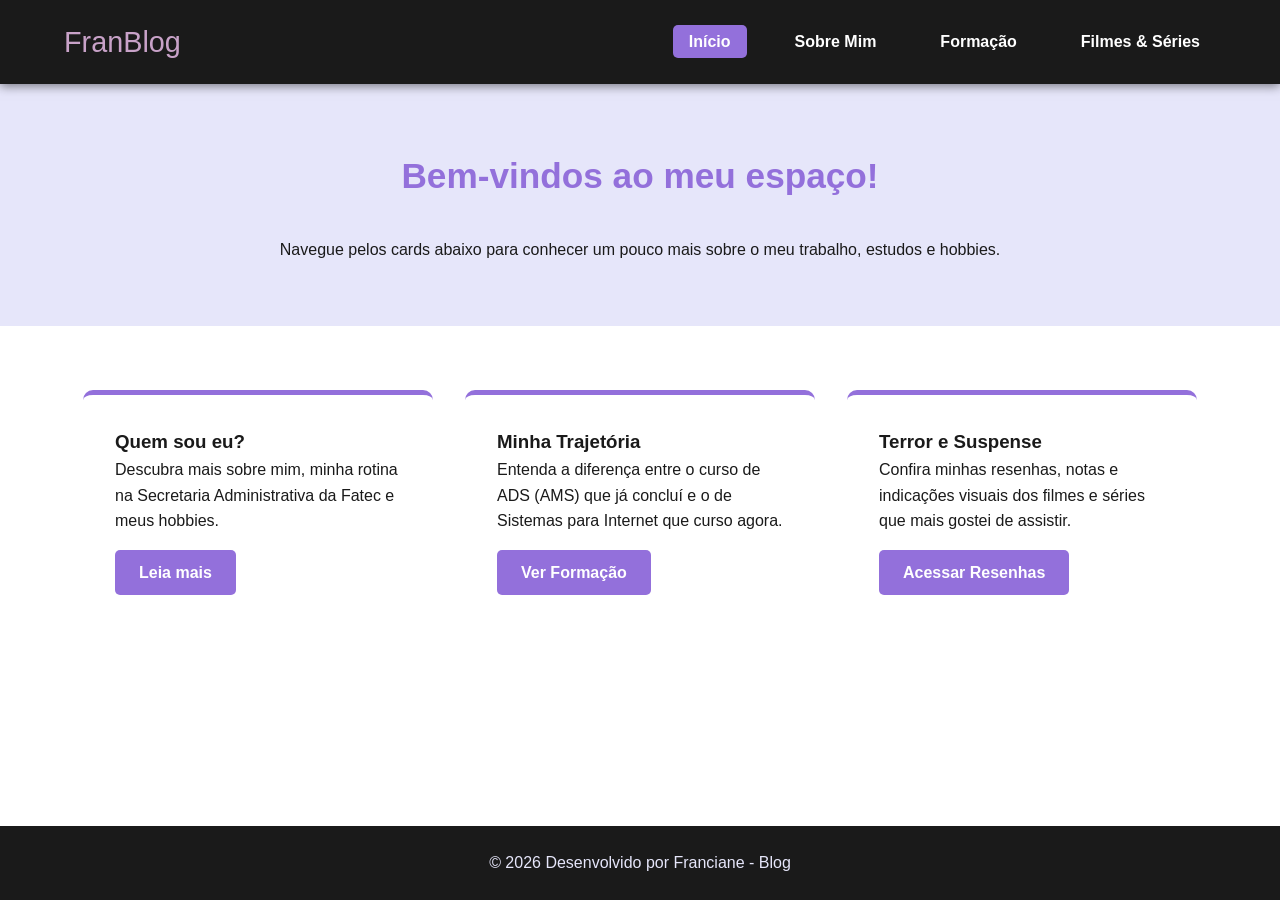
<file: blog/index.html>
<!DOCTYPE html>
<html lang="pt-BR">
<head>
    <meta charset="UTF-8">
    <meta name="viewport" content="width=device-width, initial-scale=1.0">
    <title>Início | Blog da Franciane</title>
    <link rel="stylesheet" href="style.css">
</head>
<body>
    <header>
        <nav class="navbar">
            <a href="index.html" class="logo">FranBlog</a>
            <ul class="nav-links">
                <li><a href="index.html" class="ativo">Início</a></li>
                <li><a href="sobre.html">Sobre Mim</a></li>
                <li><a href="formacao.html">Formação</a></li>
                <li><a href="filmes.html">Filmes & Séries</a></li>
            </ul>
        </nav>
    </header>

    <main>
        <section class="secao destaque">
            <h2>Bem-vindos ao meu espaço!</h2>
            <p>Navegue pelos cards abaixo para conhecer um pouco mais sobre o meu trabalho, estudos e hobbies.</p>
        </section>

        <section class="secao">
            <div class="cards-container">
                <div class="card">
                    <h3>Quem sou eu?</h3>
                    <p>Descubra mais sobre mim, minha rotina na Secretaria Administrativa da Fatec e meus hobbies.</p>
                    <a href="sobre.html" class="btn">Leia mais</a>
                </div>
                <div class="card">
                    <h3>Minha Trajetória</h3>
                    <p>Entenda a diferença entre o curso de ADS (AMS) que já concluí e o de Sistemas para Internet que curso agora.</p>
                    <a href="formacao.html" class="btn">Ver Formação</a>
                </div>
                <div class="card">
                    <h3>Terror e Suspense</h3>
                    <p>Confira minhas resenhas, notas e indicações visuais dos filmes e séries que mais gostei de assistir.</p>
                    <a href="filmes.html" class="btn">Acessar Resenhas</a>
                </div>
            </div>
        </section>
    </main>

    <footer>
        <p>&copy; 2026 Desenvolvido por Franciane - Blog</p>
    </footer>
</body>
</html>
</file>
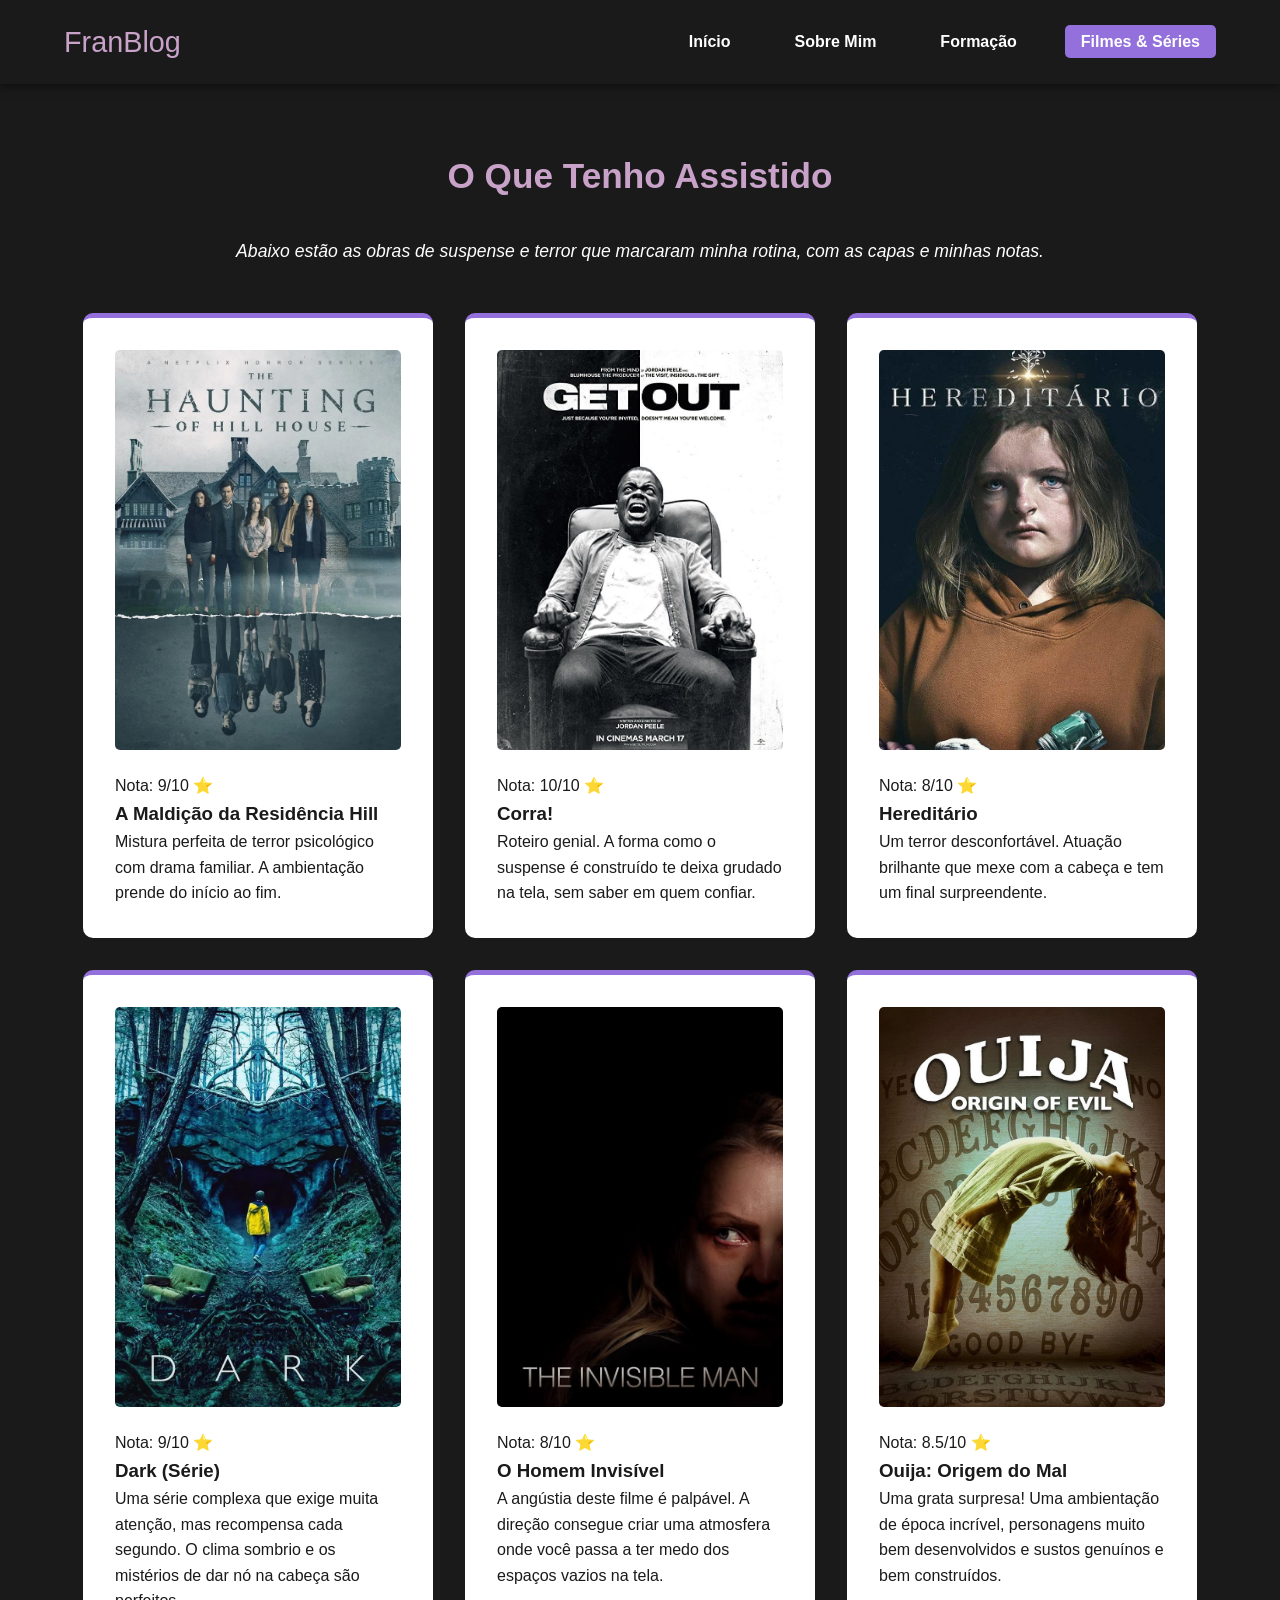
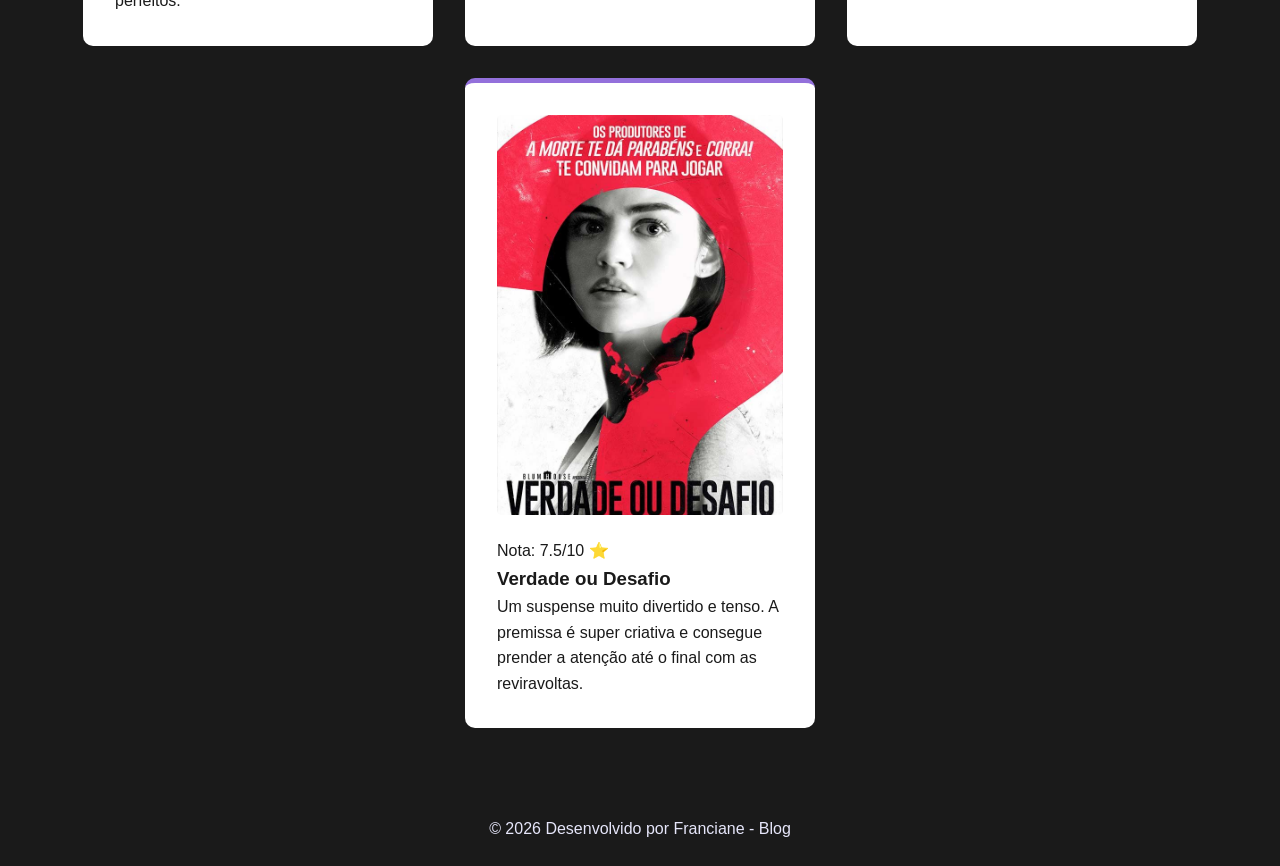
<file: blog/filmes.html>
<!DOCTYPE html>
<html lang="pt-BR">

<head>
    <meta charset="UTF-8">
    <meta name="viewport" content="width=device-width, initial-scale=1.0">
    <title>Filmes & Séries | Blog da Franciane</title>
    <link rel="stylesheet" href="style.css">
</head>

<body>
    <header>
        <nav class="navbar">
            <a href="index.html" class="logo">FranBlog</a>
            <ul class="nav-links">
                <li><a href="index.html">Início</a></li>
                <li><a href="sobre.html">Sobre Mim</a></li>
                <li><a href="formacao.html">Formação</a></li>
                <li><a href="filmes.html" class="ativo">Filmes & Séries</a></li>
            </ul>
        </nav>
    </header>

    <main>
        <section class="secao destaque-invertido">
            <h2>O Que Tenho Assistido</h2>
            <p class="subtitulo">Abaixo estão as obras de suspense e terror que marcaram minha rotina, com as capas e
                minhas notas.</p>

            <div class="cards-container">
                <div class="card-resenha">
                    <img src="imagens/hill.jpg" alt="Capa A Maldição da Residência Hill" class="imagem-filme">
                    <span class="nota">Nota: 9/10 ⭐</span>
                    <h3>A Maldição da Residência Hill</h3>
                    <p>Mistura perfeita de terror psicológico com drama familiar. A ambientação prende do início ao fim.
                    </p>
                </div>

                <div class="card-resenha">
                    <img src="imagens/Corra.jpg" alt="Capa do filme Corra!" class="imagem-filme">
                    <span class="nota">Nota: 10/10 ⭐</span>
                    <h3>Corra!</h3>
                    <p>Roteiro genial. A forma como o suspense é construído te deixa grudado na tela, sem saber em quem
                        confiar.</p>
                </div>

                <div class="card-resenha">
                    <img src="imagens/Hereditario.jpg" alt="Capa do filme Hereditário" class="imagem-filme">
                    <span class="nota">Nota: 8/10 ⭐</span>
                    <h3>Hereditário</h3>
                    <p>Um terror desconfortável. Atuação brilhante que mexe com a cabeça e tem um final surpreendente.
                    </p>
                </div>

                <div class="card-resenha">
                    <img src="imagens/dark.jpg" alt="Capa da série Dark" class="imagem-filme">
                    <span class="nota">Nota: 9/10 ⭐</span>
                    <h3>Dark (Série)</h3>
                    <p>Uma série complexa que exige muita atenção, mas recompensa cada segundo. O clima sombrio e os
                        mistérios de dar nó na cabeça são perfeitos.</p>
                </div>

                <div class="card-resenha">
                    <img src="imagens/invisivel.jpg" alt="Capa do filme O Homem Invisível" class="imagem-filme">
                    <span class="nota">Nota: 8/10 ⭐</span>
                    <h3>O Homem Invisível</h3>
                    <p>A angústia deste filme é palpável. A direção consegue criar uma atmosfera onde você passa a ter
                        medo
                        dos espaços vazios na tela.</p>
                </div>

                <div class="card-resenha">
                    <img src="imagens/ouija.jpg" alt="Capa do filme Ouija: Origem do Mal" class="imagem-filme">
                    <span class="nota">Nota: 8.5/10 ⭐</span>
                    <h3>Ouija: Origem do Mal</h3>
                    <p>Uma grata surpresa! Uma ambientação de época incrível, personagens muito bem desenvolvidos e
                        sustos
                        genuínos e bem construídos.</p>
                </div>

                <div class="card-resenha">
                    <img src="imagens/Verdade ou Desafio.jpg" alt="Capa do filme Verdade ou Desafio" class="imagem-filme">
                    <span class="nota">Nota: 7.5/10 ⭐</span>
                    <h3>Verdade ou Desafio</h3>
                    <p>Um suspense muito divertido e tenso. A premissa é super criativa e consegue prender a atenção até
                        o
                        final com as reviravoltas.</p>
                </div>
        </section>
    </main>

    <footer>
        <p>&copy; 2026 Desenvolvido por Franciane - Blog</p>
    </footer>
</body>

</html>
</file>
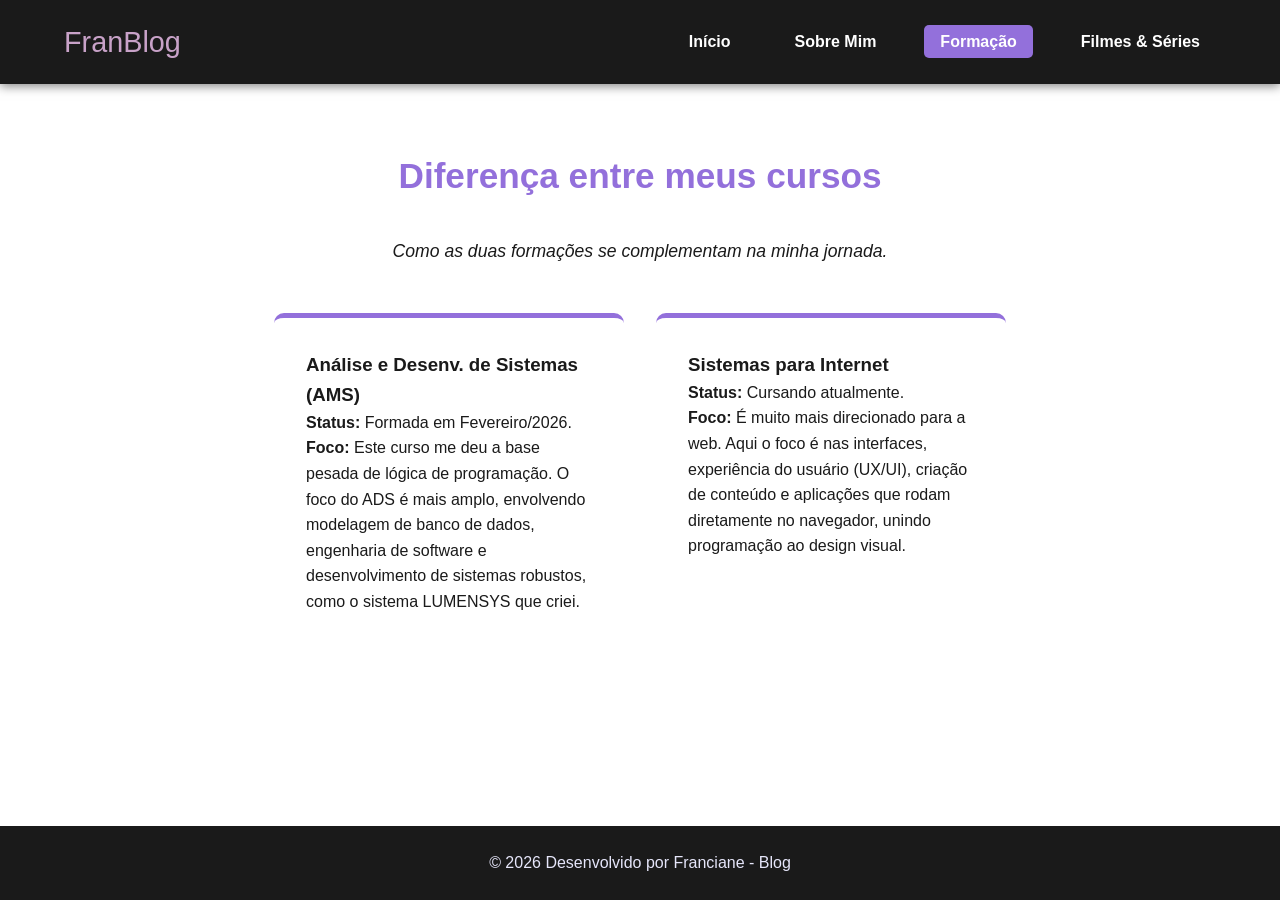
<file: blog/formacao.html>
<!DOCTYPE html>
<html lang="pt-BR">
<head>
    <meta charset="UTF-8">
    <meta name="viewport" content="width=device-width, initial-scale=1.0">
    <title>Formação | Blog da Franciane</title>
    <link rel="stylesheet" href="style.css">
</head>
<body>
    <header>
        <nav class="navbar">
            <a href="index.html" class="logo">FranBlog</a>
            <ul class="nav-links">
                <li><a href="index.html">Início</a></li>
                <li><a href="sobre.html">Sobre Mim</a></li>
                <li><a href="formacao.html" class="ativo">Formação</a></li>
                <li><a href="filmes.html">Filmes & Séries</a></li>
            </ul>
        </nav>
    </header>

    <main>
        <section class="secao">
            <h2>Diferença entre meus cursos</h2>
            <p class="subtitulo">Como as duas formações se complementam na minha jornada.</p>
            
            <div class="cards-container">
                <div class="card">
                    <h3>Análise e Desenv. de Sistemas (AMS)</h3>
                    <p><strong>Status:</strong> Formada em Fevereiro/2026.</p>
                    <p><strong>Foco:</strong> Este curso me deu a base pesada de lógica de programação. O foco do ADS é mais amplo, envolvendo modelagem de banco de dados, engenharia de software e desenvolvimento de sistemas robustos, como o sistema LUMENSYS que criei.</p>
                </div>
                
                <div class="card">
                    <h3>Sistemas para Internet</h3>
                    <p><strong>Status:</strong> Cursando atualmente.</p>
                    <p><strong>Foco:</strong> É muito mais direcionado para a web. Aqui o foco é nas interfaces, experiência do usuário (UX/UI), criação de conteúdo e aplicações que rodam diretamente no navegador, unindo programação ao design visual.</p>
                </div>
            </div>
        </section>
    </main>

    <footer>
        <p>&copy; 2026 Desenvolvido por Franciane - Blog</p>
    </footer>
</body>
</html>
</file>
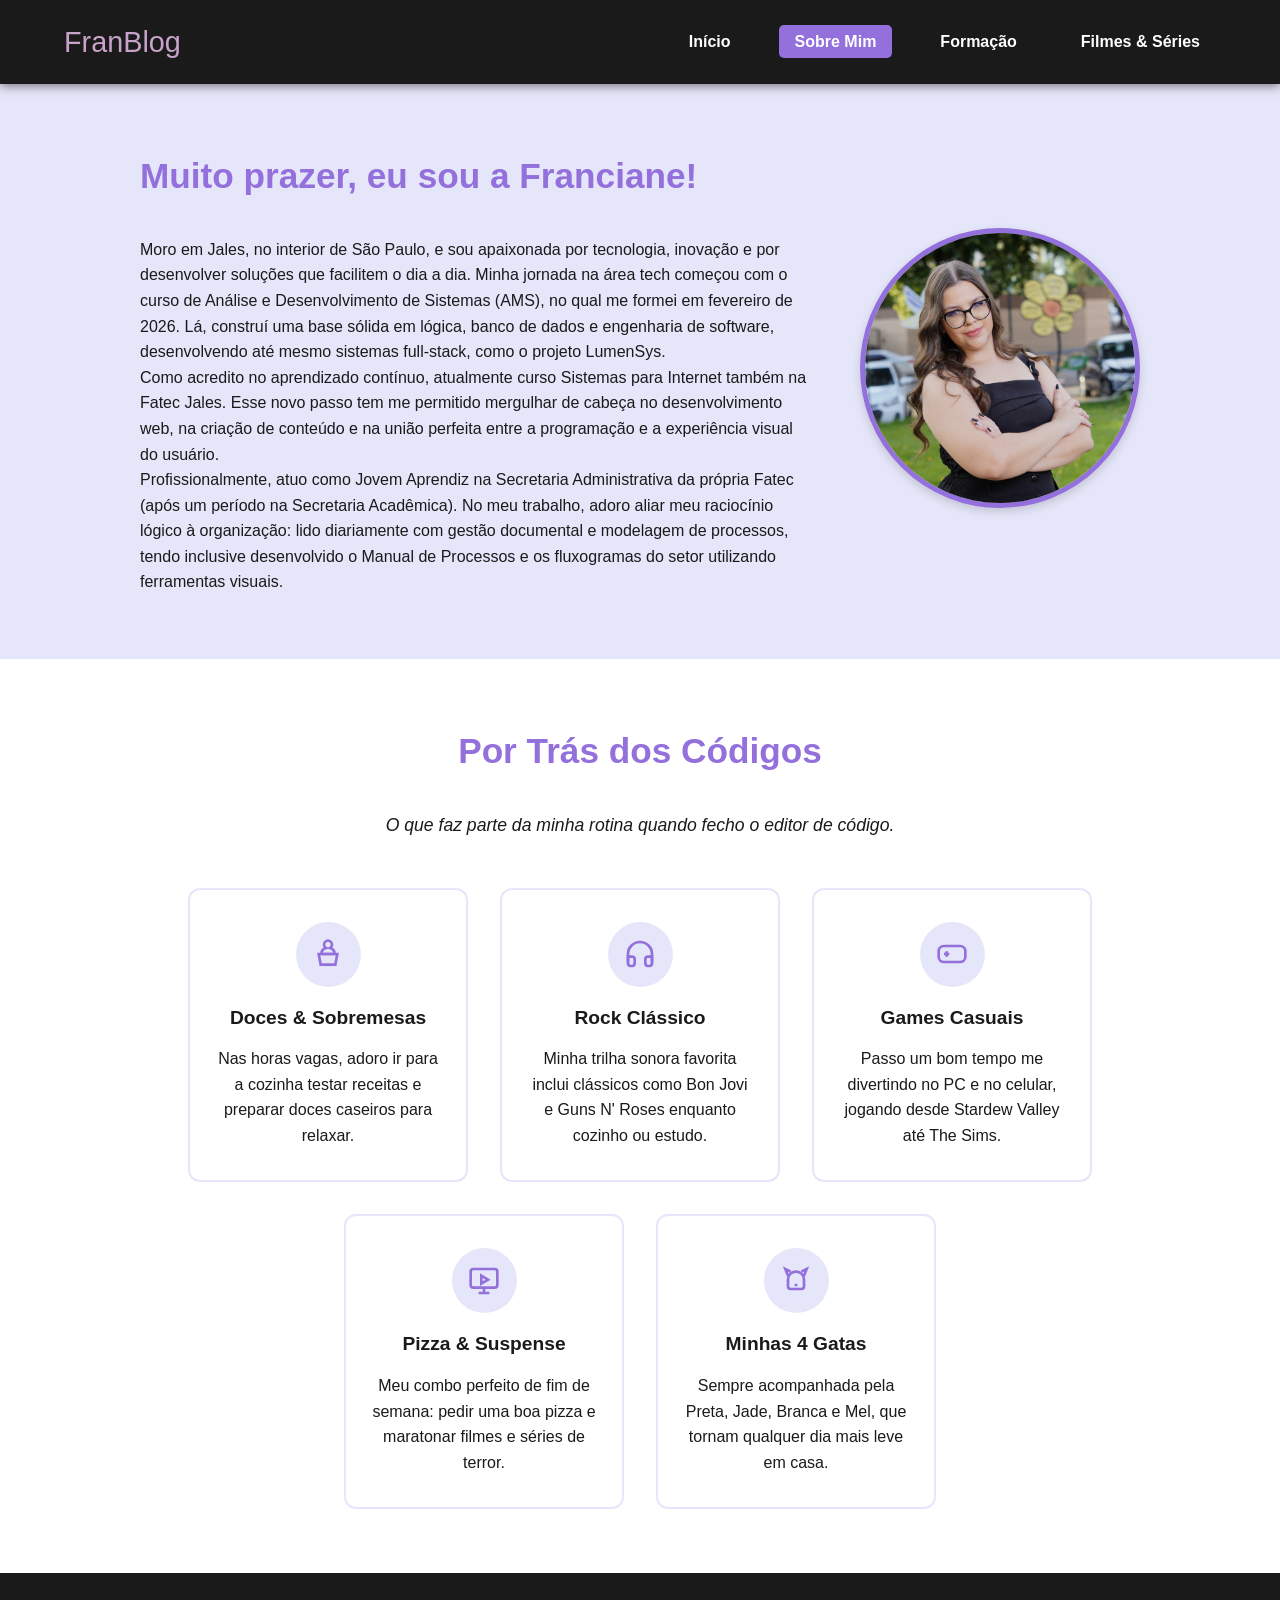
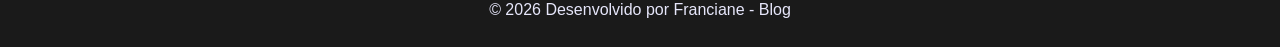
<file: blog/sobre.html>
<!DOCTYPE html>
<html lang="pt-BR">

<head>
    <meta charset="UTF-8">
    <meta name="viewport" content="width=device-width, initial-scale=1.0">
    <title>Sobre Mim | Blog da Franciane</title>
    <link rel="stylesheet" href="style.css">
</head>

<body>
    <header>
        <nav class="navbar">
            <a href="index.html" class="logo">FranBlog</a>
            <ul class="nav-links">
                <li><a href="index.html">Início</a></li>
                <li><a href="sobre.html" class="ativo">Sobre Mim</a></li>
                <li><a href="formacao.html">Formação</a></li>
                <li><a href="filmes.html">Filmes & Séries</a></li>
            </ul>
        </nav>
    </header>

    <main>
        <section class="secao destaque">
            <div class="conteudo-apresentacao">
                <div class="texto-apresentacao">
                    <h2>Muito prazer, eu sou a Franciane!</h2>

                    <p>Moro em Jales, no interior de São Paulo, e sou apaixonada por tecnologia, inovação e por
                        desenvolver soluções que facilitem o dia a dia. Minha jornada na área tech começou com o curso
                        de Análise e Desenvolvimento de Sistemas (AMS), no qual me formei em fevereiro de 2026. Lá,
                        construí uma base sólida em lógica, banco de dados e engenharia de software, desenvolvendo até
                        mesmo sistemas full-stack, como o projeto LumenSys.</p>

                    <p>Como acredito no aprendizado contínuo, atualmente curso Sistemas para Internet também na Fatec
                        Jales. Esse novo passo tem me permitido mergulhar de cabeça no desenvolvimento web, na criação
                        de conteúdo e na união perfeita entre a programação e a experiência visual do usuário.</p>

                    <p>Profissionalmente, atuo como Jovem Aprendiz na Secretaria Administrativa da própria Fatec (após
                        um período na Secretaria Acadêmica). No meu trabalho, adoro aliar meu raciocínio lógico à
                        organização: lido diariamente com gestão documental e modelagem de processos, tendo inclusive
                        desenvolvido o Manual de Processos e os fluxogramas do setor utilizando ferramentas visuais.</p>
                </div>

                <div class="foto-apresentacao">
                    <img src="imagens/0012.jpg" alt="Foto de perfil da Franciane">
                </div>
            </div>
        </section>

        <section class="secao">
            <h2>Por Trás dos Códigos</h2>
            <p class="subtitulo">O que faz parte da minha rotina quando fecho o editor de código.</p>

            <div class="cards-container">
                <div class="card-hobby">
                    <div class="icone-hobby">
                        <svg viewBox="0 0 24 24" fill="none" stroke="currentColor" stroke-width="2">
                            <path
                                d="M12 2a3 3 0 0 0-3 3c0 1.1.6 2 1.5 2.5C8.5 8 7 9.8 7 12h10c0-2.2-1.5-4-3.5-4.5.9-.5 1.5-1.4 1.5-2.5a3 3 0 0 0-3-3z" />
                            <path d="M5 12h14l-1.5 8h-11L5 12z" />
                        </svg>
                    </div>
                    <h3>Doces & Sobremesas</h3>
                    <p>Nas horas vagas, adoro ir para a cozinha testar receitas e preparar doces caseiros para relaxar.
                    </p>
                </div>

                <div class="card-hobby">
                    <div class="icone-hobby">
                        <svg viewBox="0 0 24 24" fill="none" stroke="currentColor" stroke-width="2">
                            <path d="M3 18v-6a9 9 0 0 1 18 0v6" />
                            <path
                                d="M21 19a2 2 0 0 1-2 2h-1a2 2 0 0 1-2-2v-3a2 2 0 0 1 2-2h3zM3 19a2 2 0 0 0 2 2h1a2 2 0 0 0 2-2v-3a2 2 0 0 0-2-2H3z" />
                        </svg>
                    </div>
                    <h3>Rock Clássico</h3>
                    <p>Minha trilha sonora favorita inclui clássicos como Bon Jovi e Guns N' Roses enquanto cozinho ou
                        estudo.</p>
                </div>

                <div class="card-hobby">
                    <div class="icone-hobby">
                        <svg viewBox="0 0 24 24" fill="none" stroke="currentColor" stroke-width="2">
                            <rect x="2" y="6" width="20" height="12" rx="4" />
                            <path d="M6 12h4M8 10v4M15 11h.01M18 13h.01" />
                        </svg>
                    </div>
                    <h3>Games Casuais</h3>
                    <p>Passo um bom tempo me divertindo no PC e no celular, jogando desde Stardew Valley até The Sims.
                    </p>
                </div>

                <div class="card-hobby">
                    <div class="icone-hobby">
                        <svg viewBox="0 0 24 24" fill="none" stroke="currentColor" stroke-width="2">
                            <rect x="2" y="3" width="20" height="14" rx="2" />
                            <path d="M8 21h8M12 17v4M10 8l5 3-5 3V8z" />
                        </svg>
                    </div>
                    <h3>Pizza & Suspense</h3>
                    <p>Meu combo perfeito de fim de semana: pedir uma boa pizza e maratonar filmes e séries de terror.
                    </p>
                </div>

                <div class="card-hobby">
                    <div class="icone-hobby">
                        <svg viewBox="0 0 24 24" fill="none" stroke="currentColor" stroke-width="2">
                            <path d="M12 5c-3.5 0-6 2.5-6 6v5a2 2 0 0 0 2 2h8a2 2 0 0 0 2-2v-5c0-3.5-2.5-6-6-6z" />
                            <path d="M6 8L4 3l4 2M18 8l2-5-4 2M9 12h.01M15 12h.01M11 15h2" />
                        </svg>
                    </div>
                    <h3>Minhas 4 Gatas</h3>
                    <p>Sempre acompanhada pela Preta, Jade, Branca e Mel, que tornam qualquer dia mais leve em casa.</p>
                </div>
            </div>
        </section>
    </main>

    <footer>
        <p>&copy; 2026 Desenvolvido por Franciane - Blog</p>
    </footer>
</body>

</html>
</file>
<file: blog/style.css>
/* Variáveis de cores */
:root {
    --lilas-claro: #E6E6FA;
    --lilas-medio: #C8A2C8;
    --lilas-escuro: #9370DB;
    --branco: #FFFFFF;
    --preto: #1A1A1A;
}

/* Reset básico e estilos globais */
* {
    margin: 0;
    padding: 0;
    box-sizing: border-box;
    font-family: 'Segoe UI', Tahoma, Geneva, Verdana, sans-serif;
}

/* Estilos do corpo e layout principal */
body {
    background-color: var(--branco); /*"var" permite usar as variáveis definidas no :root*/
    color: var(--preto);
    line-height: 1.6;
    display: flex;
    flex-direction: column;
    min-height: 100vh;
}

/* Estilos do cabeçalho e navegação */
header {
    background-color: var(--preto);
    position: sticky;
    top: 0;
    z-index: 100;
    box-shadow: 0 2px 10px rgba(0,0,0,0.5);
}

/* Navbar e links de navegação */
.navbar {
    display: flex;
    justify-content: space-between;
    align-items: center;
    padding: 1.2rem 5%; /*"rem" é relativo ao tamanho da fonte raiz, e "%" é relativo ao tamanho do elemento pai*/
}

/* Logo e links de navegação */
.logo {
    color: var(--lilas-medio);
    font-size: 1.8rem;
    text-decoration: none;
}

/* Estilos dos links de navegação */
.nav-links {
    list-style: none;
    display: flex;
    gap: 2rem;
}

/* Estilos dos links de navegação */
.nav-links a {
    color: var(--branco);
    text-decoration: none;
    font-weight: bold;
    padding: 0.5rem 1rem;
    border-radius: 5px;
    transition: all 0.3s ease;
}

/* Efeito hover e estado ativo para links de navegação */
.nav-links a:hover, .nav-links a.ativo {
    background-color: var(--lilas-escuro);
    color: var(--branco);
}

/* Estilos do conteúdo principal */
main {
    flex: 1;
}

/* Estilos das seções */
.secao {
    padding: 4rem 5%;
    text-align: center;
}

/* Estilos dos títulos das seções */
.secao h2 {
    color: var(--lilas-escuro);
    margin-bottom: 2rem;
    font-size: 2.2rem;
}

/* Estilos dos destaques */
.destaque { background-color: var(--lilas-claro); }
.destaque-invertido { background-color: var(--preto); color: var(--branco); }
.destaque-invertido h2 { color: var(--lilas-medio); }

/* Estilos dos subtítulos */
.subtitulo {
    margin-bottom: 3rem; 
    font-style: italic;
    font-size: 1.1rem;
    color: inherit;
}

/* Estilos dos cards e container de cards */
.cards-container {
    display: flex;
    justify-content: center;
    gap: 2rem;
    flex-wrap: wrap;
}

/* Estilos dos cards e resenhas */
.card, .card-resenha {
    background-color: var(--branco);
    color: var(--preto);
    padding: 2rem;
    border-radius: 10px;
    width: 100%;
    max-width: 350px;
    border-top: 5px solid var(--lilas-escuro);
    text-align: left;
    transition: transform 0.3s ease, box-shadow 0.3s ease;
}

/* Efeito hover para cards e resenhas */
.card:hover, .card-resenha:hover {
    transform: translateY(-10px);
    box-shadow: 0 10px 20px rgba(147, 112, 219, 0.4);
}

/* Estilos das imagens de filmes */
.imagem-filme {
    width: 100%;
    height: 400px;
    object-fit: cover; /* Mantém a proporção da imagem e corta o excesso */
    border-radius: 5px;
    margin-bottom: 1rem; /*"rem" é relativo ao tamanho da fonte raiz */
}

/* Estilos dos títulos e descrições de filmes */
.btn {
    display: inline-block;
    margin-top: 1rem; /*"rem" é relativo ao tamanho da fonte raiz */
    padding: 0.6rem 1.5rem;
    background-color: var(--lilas-escuro);
    color: var(--branco);
    text-decoration: none;
    font-weight: bold;
    border-radius: 5px;
    transition: background 0.3s, transform 0.2s;
}

/* Efeito hover para botões */
.btn:hover {
    background-color: var(--preto);
    transform: scale(1.05);
}

/* Estilos do conteúdo de apresentação */
.conteudo-apresentacao {
    display: flex;
    align-items: center;
    justify-content: space-between;
    gap: 3rem; /* Espaçamento entre a foto e o texto */
    max-width: 1000px;
    margin: 0 auto;
}

/* Estilos do texto de apresentação */
.texto-apresentacao { flex: 1; text-align: left; }
.texto-apresentacao h2 { text-align: left; }

/* Estilos da foto de apresentação */
.foto-apresentacao img {
    width: 280px;
    height: 280px;
    border-radius: 50%;
    object-fit: cover;
    object-position: top;
    border: 5px solid var(--lilas-escuro);
    box-shadow: 0 4px 10px rgba(0,0,0,0.15);
}

/* Estilos do rodapé */
footer {
    background-color: var(--preto);
    color: var(--lilas-claro);
    text-align: center;
    padding: 1.5rem; /*"rem" é relativo ao tamanho da fonte raiz */
}

/* Estilos dos cards de hobbies */
.card-hobby {
    background-color: var(--branco);
    color: var(--preto);
    padding: 2rem 1.5rem;
    border-radius: 12px;
    width: 100%;
    max-width: 280px;
    border: 2px solid var(--lilas-claro);
    text-align: center;
    transition: transform 0.3s ease, border-color 0.3s ease;
}

/* Efeito hover para cards de hobbies */
.card-hobby:hover {
    transform: translateY(-8px);
    border-color: var(--lilas-escuro);
}

/* Estilos dos ícones de hobbies */
.icone-hobby {
    width: 65px;
    height: 65px;
    background-color: var(--lilas-claro);
    color: var(--lilas-escuro);
    border-radius: 50%;
    display: flex;
    align-items: center;
    justify-content: center;
    margin: 0 auto 1rem auto;
}

/* Estilos dos ícones SVG dentro dos hobbies */
.icone-hobby svg {
    width: 32px;
    height: 32px;
}

/* Estilos dos títulos dentro dos cards de hobbies */
.card-hobby h3 {
    margin-bottom: 0.8rem;
    color: var(--preto);
    font-size: 1.2rem; /*"rem" é relativo ao tamanho da fonte raiz */
}

/* Estilos das descrições dentro dos cards de hobbies */
@media (max-width: 768px) {
    .conteudo-apresentacao { flex-direction: column-reverse; gap: 2rem; }
    .texto-apresentacao, .texto-apresentacao h2 { text-align: center; }
    .nav-links { flex-direction: column; gap: 0.5rem; text-align: center; }
    .navbar { flex-direction: column; gap: 1rem; }
}
</file>
